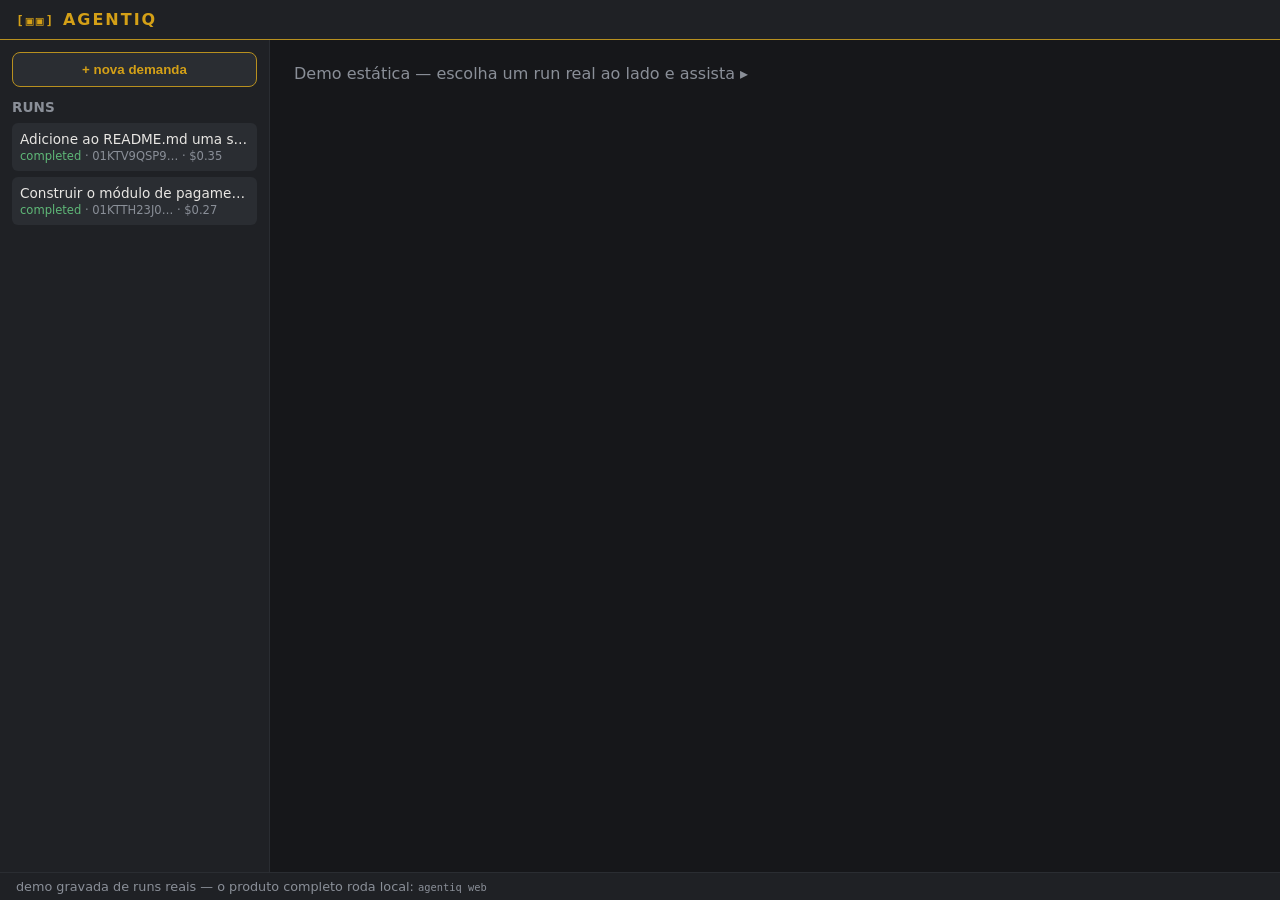
<file: docs/demo/index.html>
<!doctype html>
<html lang="en">
<head>
  <meta charset="utf-8" />
  <meta name="viewport" content="width=device-width, initial-scale=1" />
  <title>AGENTIQ — ferramenta de agentes</title>
  <link rel="stylesheet" href="./style.css" />
  <link rel="icon" href="data:," />
</head>
<body>
  <header id="topbar">
    <div id="brand"><span class="bot">[▣▣]</span> AGENTIQ</div>
    <div id="runmeta"></div>
  </header>

  <main>
    <aside id="runs-panel">
      <button id="btn-new-demand">+ nova demanda</button>
      <form id="demand-form" hidden>
        <textarea id="demand-goal" rows="3" placeholder="O que precisa ser feito?"></textarea>
        <input id="demand-project" type="text" placeholder="repositório alvo (ex: C:\projetos\meu-app)" />
        <label id="demand-live-label">
          <input type="checkbox" id="demand-live" /> agentes reais (Claude)
        </label>
        <button type="submit" id="demand-submit">▶ iniciar demanda</button>
        <div id="demand-error"></div>
      </form>
      <h2>Runs</h2>
      <ul id="runs-list"><li class="hint">loading…</li></ul>
    </aside>

    <section id="stage">
      <div class="hint" id="stage-hint">Demo estática — escolha um run real ao lado e assista ▸</div>
      <canvas id="factory" hidden></canvas>

      <div id="live-pill" hidden>● LIVE</div>

      <div id="decision-card" class="card" hidden>
        <h3>◆ DECISION</h3>
        <p id="decision-prompt"></p>
        <ul id="decision-options"></ul>
        <div id="decision-hint"></div>
      </div>

      <div id="summary-card" class="card" hidden>
        <h3>✓ RUN SUMMARY</h3>
        <div id="summary-body"></div>
      </div>

      <div id="hud-bottom" hidden>
        <div id="caption"></div>
        <div id="ticker"></div>
      </div>
    </section>
  </main>

  <footer id="keys">demo gravada de runs reais — o produto completo roda local: <code>agentiq web</code></footer>

  <script src="./demo-data.js"></script>
<script>
  // Static demo: serve the embedded run data instead of the API.
  const realFetch = window.fetch.bind(window);
  window.fetch = (url, opts) => {
    const path = String(url);
    const json = (body, status = 200) =>
      Promise.resolve(new Response(JSON.stringify(body), { status }));
    if (path.endsWith("/api/runs") && (!opts || !opts.method || opts.method === "GET"))
      return json(window.DEMO.runs);
    let m = path.match(/\/api\/runs\/([^/]+)\/events$/);
    if (m) {
      const run = window.DEMO.data[m[1]];
      return run ? json(run.events) : json({ detail: "no run" }, 404);
    }
    m = path.match(/\/api\/runs\/([^/]+)\/summary$/);
    if (m) {
      const run = window.DEMO.data[m[1]];
      return run && run.summary ? json(run.summary) : json({ detail: "none" }, 404);
    }
    if (path.includes("/api/")) return json({ detail: "demo" }, 404);
    return realFetch(url, opts);
  };
  // No live runs in a static demo: WebSocket connections just stay silent.
  window.WebSocket = class { close() {} };
</script>

  <script type="module" src="./app.js"></script>
</body>
</html>
</file>
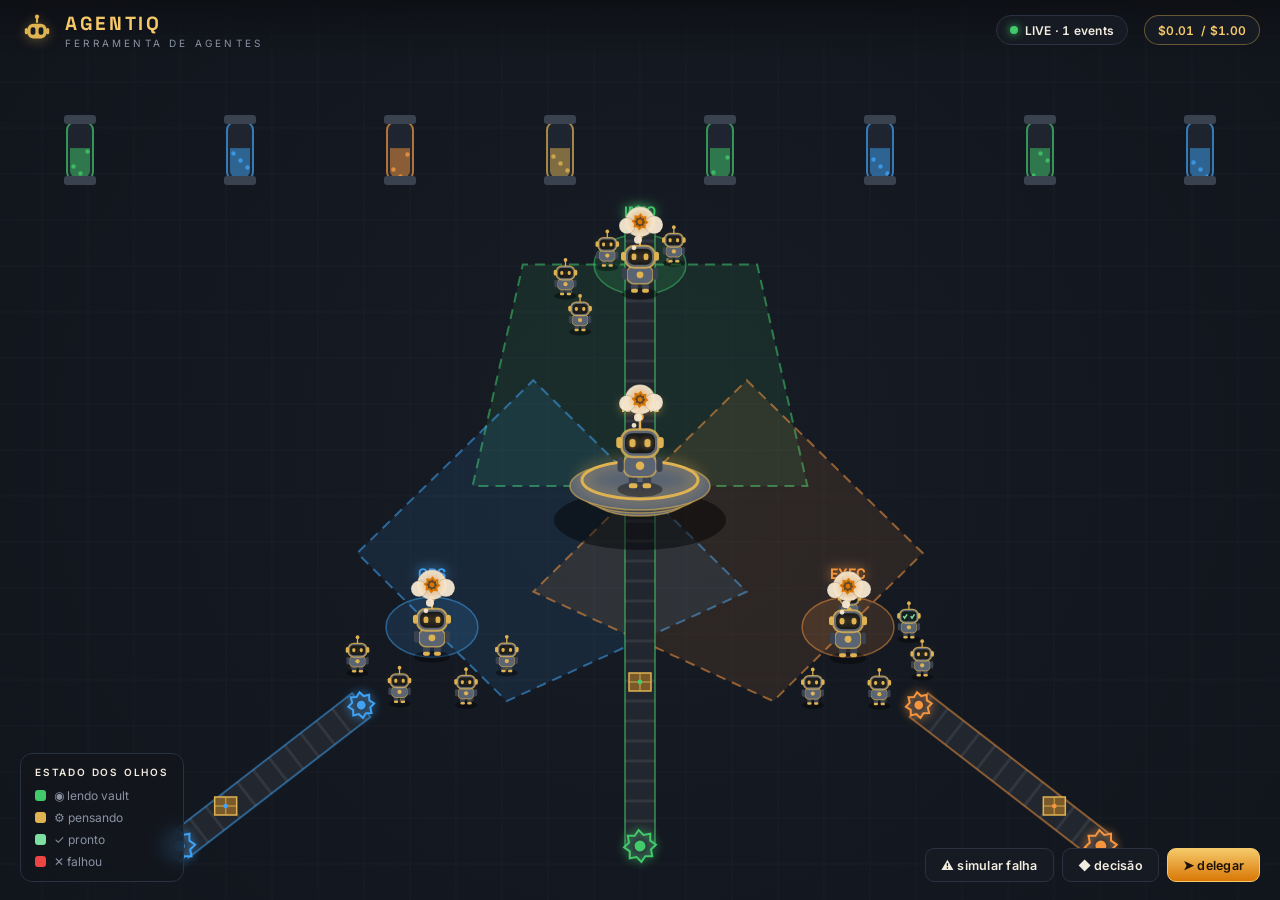
<file: prototypes/v4-factory.html>
<!doctype html>
<html lang="pt-BR">
<head>
<meta charset="utf-8" />
<meta name="viewport" content="width=device-width, initial-scale=1" />
<title>AGENTIQ · v4 factory prototype</title>
<link rel="preconnect" href="https://fonts.googleapis.com" />
<link rel="preconnect" href="https://fonts.gstatic.com" crossorigin />
<link href="https://fonts.googleapis.com/css2?family=Inter:wght@400;500;600;700&family=Space+Grotesk:wght@500;600;700&display=swap" rel="stylesheet" />
<style>
  :root{
    --bg:#0d0f14; --bg2:#12151c; --panel:#161a22; --panel2:#1d222c;
    --gold:#e0b352; --gold-deep:#d97706; --gold-soft:#f5c969;
    --ink:#f3ede0; --muted:#8a92a3; --line:#2a3140;
    --info:#41c96a; --ops:#3fa3f5; --exec:#f5963f; --danger:#ef4444;
  }
  *{box-sizing:border-box;margin:0;padding:0}
  html,body{height:100%}
  body{
    background:var(--bg); color:var(--ink);
    font-family:Inter,system-ui,sans-serif; overflow:hidden;
    -webkit-font-smoothing:antialiased;
  }
  #stage{position:fixed;inset:0;display:block}

  /* ---- HUD ---- */
  .hud{position:fixed;inset:0;pointer-events:none;z-index:10}
  .topbar{
    position:absolute;top:0;left:0;right:0;height:60px;
    display:flex;align-items:center;gap:16px;padding:0 20px;
    background:linear-gradient(180deg,rgba(13,15,20,.92),rgba(13,15,20,0));
  }
  .brand{display:flex;align-items:center;gap:11px}
  .brand svg{filter:drop-shadow(0 2px 6px rgba(224,179,82,.35))}
  .brand .wordmark{font-family:"Space Grotesk",sans-serif;font-weight:700;
    font-size:19px;letter-spacing:.14em;color:var(--gold-soft)}
  .brand .sub{font-size:10px;letter-spacing:.32em;color:var(--muted);
    text-transform:uppercase;margin-top:1px}
  .spacer{flex:1}
  .pill{
    display:flex;align-items:center;gap:7px;height:30px;padding:0 13px;
    border-radius:999px;font-size:12px;font-weight:600;letter-spacing:.02em;
    background:var(--panel);border:1px solid var(--line);
    font-variant-numeric:tabular-nums;
  }
  .pill .dot{width:8px;height:8px;border-radius:50%;background:var(--info);
    box-shadow:0 0 8px var(--info);animation:blip 1.4s ease-in-out infinite}
  .pill.cost{color:var(--gold-soft);border-color:rgba(224,179,82,.4)}
  @keyframes blip{0%,100%{opacity:1}50%{opacity:.35}}

  .legend{
    position:absolute;left:20px;bottom:18px;display:flex;flex-direction:column;gap:7px;
    background:rgba(18,21,28,.72);backdrop-filter:blur(8px);
    border:1px solid var(--line);border-radius:12px;padding:12px 14px;
    font-size:12px;color:var(--muted);
  }
  .legend b{color:var(--ink);font-weight:600;letter-spacing:.18em;font-size:10px;
    text-transform:uppercase;display:block;margin-bottom:3px}
  .legend .row{display:flex;align-items:center;gap:8px}
  .legend .sw{width:11px;height:11px;border-radius:3px}

  .toolbar{
    position:absolute;right:20px;bottom:18px;display:flex;gap:8px;pointer-events:auto;
  }
  .btn{
    height:34px;padding:0 15px;border-radius:9px;cursor:pointer;
    background:var(--panel);border:1px solid var(--line);color:var(--ink);
    font-family:Inter,sans-serif;font-size:12.5px;font-weight:600;letter-spacing:.02em;
    transition:background .18s ease,border-color .18s ease,transform .1s ease;
  }
  .btn:hover{background:var(--panel2);border-color:var(--gold)}
  .btn:active{transform:translateY(1px)}
  .btn.primary{background:linear-gradient(180deg,var(--gold-soft),var(--gold-deep));
    color:#1a1206;border-color:var(--gold-soft)}

  /* ---- decision card ---- */
  .decision{
    position:absolute;left:50%;top:50%;transform:translate(-50%,-50%) scale(.96);
    width:min(420px,90vw);pointer-events:auto;opacity:0;visibility:hidden;
    transition:opacity .22s ease,transform .22s ease,visibility .22s;
    background:linear-gradient(180deg,#221c0e,#171a22);
    border:1px solid var(--gold);border-radius:16px;padding:20px;
    box-shadow:0 24px 60px rgba(0,0,0,.6),0 0 0 1px rgba(224,179,82,.15),
      0 0 40px rgba(224,179,82,.18);
  }
  .decision.show{opacity:1;visibility:visible;transform:translate(-50%,-50%) scale(1)}
  .decision .tag{display:flex;align-items:center;gap:8px;color:var(--gold-soft);
    font-family:"Space Grotesk",sans-serif;font-weight:700;letter-spacing:.18em;
    font-size:12px;text-transform:uppercase}
  .decision h3{font-size:16px;margin:11px 0 15px;font-weight:600;line-height:1.4}
  .decision .opt{
    display:flex;align-items:center;gap:11px;width:100%;text-align:left;
    background:var(--panel);border:1px solid var(--line);border-radius:10px;
    padding:11px 13px;margin-bottom:8px;cursor:pointer;color:var(--ink);
    font-family:Inter,sans-serif;font-size:13.5px;transition:all .15s ease}
  .decision .opt:hover{border-color:var(--gold);background:var(--panel2);transform:translateX(2px)}
  .decision .opt kbd{
    width:22px;height:22px;display:grid;place-items:center;border-radius:6px;
    background:var(--bg2);border:1px solid var(--line);font-size:11px;
    font-family:"Space Grotesk",monospace;color:var(--muted)}
  .decision .opt.default kbd{border-color:var(--gold);color:var(--gold-soft)}

  @media (prefers-reduced-motion:reduce){*{animation-duration:.01ms!important}}
</style>
</head>
<body>
<canvas id="stage"></canvas>

<div class="hud">
  <div class="topbar">
    <div class="brand">
      <svg width="34" height="34" viewBox="0 0 64 64" fill="none">
        <rect x="14" y="20" width="36" height="28" rx="11" fill="#e0b352"/>
        <rect x="20" y="27" width="9" height="14" rx="4" fill="#161a22"/>
        <rect x="35" y="27" width="9" height="14" rx="4" fill="#161a22"/>
        <rect x="9" y="28" width="6" height="12" rx="3" fill="#e0b352"/>
        <rect x="49" y="28" width="6" height="12" rx="3" fill="#e0b352"/>
        <rect x="30" y="8" width="4" height="11" rx="2" fill="#e0b352"/>
        <circle cx="32" cy="7" r="4" fill="#e0b352"/>
      </svg>
      <div>
        <div class="wordmark">AGENTIQ</div>
        <div class="sub">ferramenta de agentes</div>
      </div>
    </div>
    <div class="spacer"></div>
    <div class="pill"><span class="dot"></span><span id="liveTxt">LIVE · 0 events</span></div>
    <div class="pill cost"><span id="costTxt">$0.00</span> / $1.00</div>
  </div>

  <div class="legend">
    <b>estado dos olhos</b>
    <div class="row"><span class="sw" style="background:var(--info)"></span> ◉ lendo vault</div>
    <div class="row"><span class="sw" style="background:var(--gold)"></span> ⚙ pensando</div>
    <div class="row"><span class="sw" style="background:#7ee0a0"></span> ✓ pronto</div>
    <div class="row"><span class="sw" style="background:var(--danger)"></span> ✕ falhou</div>
  </div>

  <div class="toolbar">
    <button class="btn" id="btnSiren">⚠ simular falha</button>
    <button class="btn" id="btnDecision">◆ decisão</button>
    <button class="btn primary" id="btnDelegate">➤ delegar</button>
  </div>

  <div class="decision" id="decision">
    <div class="tag">◆ decision · pausando o mundo</div>
    <h3>Qual gateway de pagamento o módulo deve integrar?</h3>
    <button class="opt default" data-k="1"><kbd>1</kbd> Stripe — melhor DX, default</button>
    <button class="opt" data-k="2"><kbd>2</kbd> Adyen — cobertura global</button>
    <button class="opt" data-k="3"><kbd>3</kbd> Mercado Pago — foco BR</button>
  </div>
</div>

<script>
(() => {
  "use strict";
  const cv = document.getElementById("stage");
  const ctx = cv.getContext("2d");
  const reduce = matchMedia("(prefers-reduced-motion:reduce)").matches;
  let W=0,H=0,DPR=1;

  function resize(){
    DPR = Math.min(devicePixelRatio||1, 2);
    W = innerWidth; H = innerHeight;
    cv.width = W*DPR; cv.height = H*DPR;
    cv.style.width=W+"px"; cv.style.height=H+"px";
    ctx.setTransform(DPR,0,0,DPR,0,0);
  }
  addEventListener("resize", resize); resize();

  // ---- palette ----
  const C = {
    info:"#41c96a", ops:"#3fa3f5", exec:"#f5963f",
    gold:"#e0b352", goldSoft:"#f5c969", goldDeep:"#d97706",
    danger:"#ef4444", ok:"#7ee0a0", steel:"#5a6473", steelD:"#3a4250",
    ink:"#f3ede0", floor:"#161b24", floor2:"#10141b"
  };

  // ---- world model (demo state, would be a reducer in product) ----
  const center = () => ({x:W/2, y:H*0.54});

  const zones = [
    {key:"INFO", color:C.info, ang:-Math.PI/2,      r:0.30, label:"INFO"},
    {key:"OPS",  color:C.ops,  ang:Math.PI*0.78,    r:0.30, label:"OPS"},
    {key:"EXEC", color:C.exec, ang:Math.PI*0.22,    r:0.30, label:"EXEC"},
  ];

  // robots: one leader per zone + workers; plus MAIN on podium
  const STATES = ["read","think","done","fail"];
  function mkRobot(zone, lead, idx){
    return { zone, lead, idx, state:"think",
      bob:Math.random()*6.28, blink:Math.random()*4, eye:1 };
  }
  let robots = [];
  function seed(){
    robots = [{zone:null, lead:true, main:true, state:"think", bob:0, blink:0, eye:1}];
    zones.forEach(z=>{
      robots.push(mkRobot(z.key, true, 0));
      const n = 3 + (z.key==="EXEC"?2:1);
      for(let i=0;i<n;i++) robots.push(mkRobot(z.key, false, i+1));
    });
  }
  seed();

  // belts (one per zone, feeding from bottom edges)
  const belts = zones.map((z,i)=>({zone:z.key,color:z.color,side:i}));

  // particles (dust)
  const dust = [];
  function puff(x,y,col){
    if(reduce) return;
    for(let i=0;i<5;i++) dust.push({x,y,vx:(Math.random()-.5)*.5,
      vy:-Math.random()*.6-.2,life:1,col});
  }

  // demand arrows (transient)
  const arrows = [];
  function delegate(){
    const c=center();
    const z = zones[Math.floor(Math.random()*zones.length)];
    const p = zonePos(z, 0.62);
    arrows.push({x0:c.x,y0:c.y-20,x1:p.x,y1:p.y,col:z.color,t:0});
    bumpLive(3);
  }

  // siren state per zone
  let siren = null; // {zone, t}
  function fireSiren(){
    const z = zones[Math.floor(Math.random()*zones.length)];
    siren = {zone:z.key, t:0};
    // mark one worker failed
    const w = robots.find(r=>r.zone===z.key && !r.lead);
    if(w){ w.state="fail"; puff(0,0,C.danger); }
    bumpLive(1);
  }

  // live counters
  let events=0, cost=0;
  function bumpLive(n){ events+=n; cost=Math.min(1, cost + n*0.013);
    document.getElementById("liveTxt").textContent = `LIVE · ${events} events`;
    document.getElementById("costTxt").textContent = "$"+cost.toFixed(2);
  }

  // ---- geometry helpers ----
  function zonePos(z, frac){
    const c=center(); const R=Math.min(W,H)*z.r*(frac??1);
    return {x:c.x+Math.cos(z.ang)*R, y:c.y+Math.sin(z.ang)*R*0.82};
  }
  function zoneByKey(k){ return zones.find(z=>z.key===k); }

  // ---- drawing ----
  function drawFloor(){
    // base
    const g=ctx.createRadialGradient(W/2,H*0.5,80, W/2,H*0.5, Math.max(W,H)*0.75);
    g.addColorStop(0,C.floor); g.addColorStop(1,C.floor2);
    ctx.fillStyle=g; ctx.fillRect(0,0,W,H);
    // grid
    ctx.strokeStyle="rgba(120,140,170,.05)"; ctx.lineWidth=1;
    const s=46;
    for(let x=(W/2)%s;x<W;x+=s){ctx.beginPath();ctx.moveTo(x,0);ctx.lineTo(x,H);ctx.stroke();}
    for(let y=(H/2)%s;y<H;y+=s){ctx.beginPath();ctx.moveTo(0,y);ctx.lineTo(W,y);ctx.stroke();}
  }

  function fillZone(z){
    const c=center(); const R=Math.min(W,H)*z.r;
    const p=zonePos(z,1);
    // translucent wedge polygon between center and zone hub
    const perp=z.ang+Math.PI/2; const wd=R*0.62;
    const ax=c.x+Math.cos(perp)*wd, ay=c.y+Math.sin(perp)*wd*0.82;
    const bx=c.x-Math.cos(perp)*wd, by=c.y-Math.sin(perp)*wd*0.82;
    const ex=p.x+Math.cos(perp)*wd*0.7, ey=p.y+Math.sin(perp)*wd*0.82*0.7;
    const fx=p.x-Math.cos(perp)*wd*0.7, fy=p.y-Math.sin(perp)*wd*0.82*0.7;
    ctx.beginPath();
    ctx.moveTo(ax,ay);ctx.lineTo(ex,ey);ctx.lineTo(fx,fy);ctx.lineTo(bx,by);ctx.closePath();
    ctx.fillStyle=hexA(z.color,.10); ctx.fill();
    ctx.strokeStyle=hexA(z.color,.55); ctx.lineWidth=2;
    ctx.setLineDash([10,7]); ctx.lineDashOffset=-T*22; ctx.stroke(); ctx.setLineDash([]);
    // hub glow
    ctx.beginPath(); ctx.ellipse(p.x,p.y,46,30,0,0,7);
    ctx.fillStyle=hexA(z.color,.14); ctx.fill();
    ctx.strokeStyle=hexA(z.color,.5); ctx.lineWidth=1.5; ctx.stroke();
    // label
    ctx.font='700 15px "Space Grotesk",sans-serif';
    ctx.textAlign="center"; ctx.textBaseline="middle";
    ctx.fillStyle=z.color; ctx.shadowColor=z.color; ctx.shadowBlur=12;
    ctx.fillText(z.label, p.x, p.y-52); ctx.shadowBlur=0;
  }

  function drawPodium(){
    const c=center();
    // shadow
    ctx.beginPath(); ctx.ellipse(c.x,c.y+34,86,30,0,0,7);
    ctx.fillStyle="rgba(0,0,0,.45)"; ctx.fill();
    // tiers
    for(let i=2;i>=0;i--){
      const rx=70-i*12, ry=24-i*4, yy=c.y+i*7;
      ctx.beginPath(); ctx.ellipse(c.x,yy,rx,ry,0,0,7);
      ctx.fillStyle=i%2?C.steelD:C.steel; ctx.fill();
      ctx.strokeStyle=hexA(C.gold,.6); ctx.lineWidth=1.5; ctx.stroke();
    }
    // gold ring
    ctx.beginPath(); ctx.ellipse(c.x,c.y-6,58,19,0,0,7);
    ctx.strokeStyle=C.gold; ctx.lineWidth=3; ctx.shadowColor=C.gold;
    ctx.shadowBlur=14; ctx.stroke(); ctx.shadowBlur=0;
    // MAIN label
    ctx.font='700 16px "Space Grotesk",sans-serif'; ctx.textAlign="center";
    ctx.fillStyle=C.goldSoft; ctx.shadowColor=C.gold; ctx.shadowBlur=10;
    ctx.fillText("MAIN", c.x, c.y-78); ctx.shadowBlur=0;
  }

  function drawBelt(b){
    const z=zoneByKey(b.zone);
    // belt runs along bottom toward zone hub from screen edge
    const p=zonePos(z,1.34);
    const ex = b.side===0 ? W*0.5 : (b.side===1? W*0.14 : W*0.86);
    const ey = H*0.94;
    const sx=p.x, sy=p.y+30;
    const dx=ex-sx, dy=ey-sy, len=Math.hypot(dx,dy), ux=dx/len, uy=dy/len;
    const nx=-uy, ny=ux, hw=15;
    // belt body
    ctx.beginPath();
    ctx.moveTo(sx+nx*hw,sy+ny*hw); ctx.lineTo(ex+nx*hw,ey+ny*hw);
    ctx.lineTo(ex-nx*hw,ey-ny*hw); ctx.lineTo(sx-nx*hw,sy-ny*hw); ctx.closePath();
    ctx.fillStyle="#22272f"; ctx.fill();
    ctx.strokeStyle=hexA(z.color,.5); ctx.lineWidth=2; ctx.stroke();
    // tread marks (moving)
    ctx.save(); ctx.beginPath();
    ctx.moveTo(sx+nx*hw,sy+ny*hw); ctx.lineTo(ex+nx*hw,ey+ny*hw);
    ctx.lineTo(ex-nx*hw,ey-ny*hw); ctx.lineTo(sx-nx*hw,sy-ny*hw); ctx.closePath(); ctx.clip();
    ctx.strokeStyle="rgba(255,255,255,.07)"; ctx.lineWidth=3;
    const step=20, off=(T*60)%step;
    for(let d=-step;d<len+step;d+=step){
      const px=ex-ux*(d+off), py=ey-uy*(d+off);
      ctx.beginPath(); ctx.moveTo(px+nx*hw,py+ny*hw); ctx.lineTo(px-nx*hw,py-ny*hw); ctx.stroke();
    }
    ctx.restore();
    // gears at both ends
    drawGear(sx,sy,13,z.color,T*2.4);
    drawGear(ex,ey,16,z.color,-T*2.0);
    // crate riding the belt
    const cf=(T*0.18)%1, cx=ex-ux*(len*cf), cyy=ey-uy*(len*cf);
    drawCrate(cx,cyy,z.color);
  }

  function drawGear(x,y,r,col,rot){
    ctx.save(); ctx.translate(x,y); ctx.rotate(rot);
    ctx.beginPath();
    const teeth=8;
    for(let i=0;i<teeth*2;i++){
      const a=i/(teeth*2)*Math.PI*2, rr=i%2?r:r*0.72;
      ctx[i?"lineTo":"moveTo"](Math.cos(a)*rr, Math.sin(a)*rr);
    }
    ctx.closePath();
    ctx.fillStyle="#2b313b"; ctx.fill();
    ctx.strokeStyle=col; ctx.lineWidth=2; ctx.shadowColor=col; ctx.shadowBlur=8; ctx.stroke();
    ctx.shadowBlur=0;
    ctx.beginPath(); ctx.arc(0,0,r*0.34,0,7); ctx.fillStyle=col; ctx.fill();
    ctx.restore();
  }

  function drawCrate(x,y,col){
    ctx.save(); ctx.translate(x,y);
    ctx.fillStyle="#7a5a2a"; ctx.strokeStyle=C.gold; ctx.lineWidth=1.5;
    ctx.beginPath(); ctx.rect(-11,-13,22,18); ctx.fill(); ctx.stroke();
    ctx.beginPath(); ctx.moveTo(-11,-4);ctx.lineTo(11,-4);
    ctx.moveTo(0,-13);ctx.lineTo(0,5); ctx.strokeStyle=hexA(C.gold,.6); ctx.stroke();
    ctx.fillStyle=col; ctx.beginPath(); ctx.arc(0,-4,2.4,0,7); ctx.fill();
    ctx.restore();
  }

  function drawTank(x,y,col,phase){
    const w=26,h=58;
    ctx.save(); ctx.translate(x,y);
    // glass
    ctx.fillStyle="rgba(40,48,60,.55)";
    rr(-w/2,-h,w,h,8); ctx.fill();
    // liquid
    ctx.save(); rr(-w/2+3,-h+3,w-6,h-6,6); ctx.clip();
    ctx.fillStyle=hexA(col,.5); ctx.fillRect(-w/2,-h*0.55,w,h);
    // bubbles
    for(let i=0;i<3;i++){
      const by=((T*30+i*22+phase)% (h*0.5));
      ctx.beginPath(); ctx.arc(-w/4+i*7, -by, 2.2,0,7);
      ctx.fillStyle=hexA(col,.8); ctx.fill();
    }
    ctx.restore();
    ctx.strokeStyle=hexA(col,.7); ctx.lineWidth=2; rr(-w/2,-h,w,h,8); ctx.stroke();
    // caps
    ctx.fillStyle=C.steelD; rr(-w/2-3,-h-7,w+6,9,3); ctx.fill();
    rr(-w/2-3,-4,w+6,9,3); ctx.fill();
    ctx.restore();
  }

  function drawRobot(r){
    const p = r.main ? {x:center().x, y:center().y-30} : robotSlot(r);
    const bob = reduce?0:Math.sin(T*2 + r.bob)*3;
    const x=p.x, y=p.y+bob;
    const scale = r.main?1.25 : (r.lead?1.0:0.62);
    const col = stateColor(r.state);
    ctx.save(); ctx.translate(x,y); ctx.scale(scale,scale);
    // ground shadow
    ctx.beginPath(); ctx.ellipse(0,26,18,6,0,0,7);
    ctx.fillStyle="rgba(0,0,0,.4)"; ctx.fill();
    // legs
    ctx.fillStyle=C.steelD; rr(-9,12,7,12,3); ctx.fill(); rr(2,12,7,12,3); ctx.fill();
    ctx.fillStyle=C.gold; rr(-9,21,7,4,2); ctx.fill(); rr(2,21,7,4,2); ctx.fill();
    // body
    ctx.fillStyle=C.steel; rr(-13,-2,26,18,7); ctx.fill();
    ctx.strokeStyle=hexA(C.gold,.7); ctx.lineWidth=1.5; rr(-13,-2,26,18,7); ctx.stroke();
    ctx.fillStyle=C.gold; ctx.beginPath(); ctx.arc(0,7,3.4,0,7); ctx.fill();
    // arms
    ctx.fillStyle=C.steelD; rr(-18,0,5,12,2.5); ctx.fill(); rr(13,0,5,12,2.5); ctx.fill();
    // head
    ctx.fillStyle=C.steel; rr(-15,-22,30,22,9); ctx.fill();
    ctx.strokeStyle=hexA(C.gold,.8); ctx.lineWidth=2; rr(-15,-22,30,22,9); ctx.stroke();
    // ears
    ctx.fillStyle=C.gold; rr(-19,-16,5,9,2.5); ctx.fill(); rr(14,-16,5,9,2.5); ctx.fill();
    // antenna
    ctx.strokeStyle=C.gold; ctx.lineWidth=2; ctx.beginPath();
    ctx.moveTo(0,-22); ctx.lineTo(0,-30); ctx.stroke();
    ctx.beginPath(); ctx.arc(0,-32,3,0,7); ctx.fillStyle=C.gold; ctx.fill();
    // face screen
    ctx.fillStyle="#0c0f15"; rr(-12,-19,24,16,6); ctx.fill();
    // eyes (state-colored)
    const eo = r.eye; // 0..1 blink
    ctx.fillStyle=col; ctx.shadowColor=col; ctx.shadowBlur=9;
    drawEye(-6,-11,col,r.state,eo); drawEye(6,-11,col,r.state,eo);
    ctx.shadowBlur=0;
    ctx.restore();

    // thought bubble for thinking leaders / main
    if((r.state==="think") && (r.lead||r.main)) drawThought(x, y-46*scale, scale);
    if(!reduce && Math.random()<0.02) puff(x-6+Math.random()*12, y+24*scale, hexA(col,.5));
  }

  function drawEye(dx,dy,col,state,open){
    ctx.save(); ctx.translate(dx,dy);
    if(state==="fail"){ // ✕
      ctx.strokeStyle=col; ctx.lineWidth=2.4;
      ctx.beginPath();ctx.moveTo(-3,-3);ctx.lineTo(3,3);ctx.moveTo(3,-3);ctx.lineTo(-3,3);ctx.stroke();
    } else if(state==="done"){ // ✓
      ctx.strokeStyle=col; ctx.lineWidth=2.4;
      ctx.beginPath();ctx.moveTo(-3,0);ctx.lineTo(-1,3);ctx.lineTo(3,-3);ctx.stroke();
    } else { // bar eyes (read/think)
      const h=6*open+0.5;
      ctx.fillStyle=col; rr(-2.4,-h/2,4.8,h,2.2); ctx.fill();
    }
    ctx.restore();
  }

  function drawThought(x,y,scale){
    ctx.save(); ctx.translate(x,y);
    ctx.fillStyle="rgba(245,232,210,.95)";
    ctx.strokeStyle="rgba(0,0,0,.15)"; ctx.lineWidth=1;
    [[0,0,15],[-13,4,8],[14,3,9]].forEach(([cx,cy,r])=>{
      ctx.beginPath();ctx.arc(cx,cy,r,0,7);ctx.fill();ctx.stroke();
    });
    ctx.beginPath();ctx.arc(-2,18,4,0,7);ctx.fill();
    ctx.beginPath();ctx.arc(-6,26,2.4,0,7);ctx.fill();
    // gear glyph
    drawGear(0,0,7,C.goldDeep,T*2);
    ctx.restore();
  }

  function drawSiren(){
    if(!siren) return;
    const z=zoneByKey(siren.zone); const p=zonePos(z,1);
    const pulse=(Math.sin(T*8)+1)/2;
    ctx.save();
    // beacon glow sweeping
    ctx.beginPath(); ctx.ellipse(p.x,p.y,80,52,0,0,7);
    ctx.fillStyle=hexA(C.danger,.10+pulse*0.16); ctx.fill();
    // warning triangle floating above hub
    const ty=p.y-86;
    ctx.translate(p.x,ty);
    ctx.shadowColor=C.danger; ctx.shadowBlur=14+pulse*14;
    ctx.fillStyle=C.danger; ctx.beginPath();
    ctx.moveTo(0,-13);ctx.lineTo(13,10);ctx.lineTo(-13,10);ctx.closePath(); ctx.fill();
    ctx.shadowBlur=0; ctx.fillStyle="#1a1206"; ctx.font="700 16px Inter";
    ctx.textAlign="center";ctx.textBaseline="middle";ctx.fillText("!",0,1);
    ctx.restore();
  }

  function drawArrows(){
    for(const a of arrows){
      const t=ease(a.t);
      const cx=a.x0+(a.x1-a.x0)*t, cy=a.y0+(a.y1-a.y0)*t;
      const ang=Math.atan2(a.y1-a.y0,a.x1-a.x0);
      // trail
      ctx.strokeStyle=hexA(a.col,.5*(1-a.t)); ctx.lineWidth=3;
      ctx.beginPath();ctx.moveTo(a.x0,a.y0);ctx.lineTo(cx,cy);ctx.stroke();
      // head
      ctx.save(); ctx.translate(cx,cy); ctx.rotate(ang);
      ctx.fillStyle=a.col; ctx.shadowColor=a.col; ctx.shadowBlur=10;
      ctx.beginPath();ctx.moveTo(10,0);ctx.lineTo(-6,-6);ctx.lineTo(-6,6);ctx.closePath();ctx.fill();
      ctx.restore(); ctx.shadowBlur=0;
    }
  }

  // worker placement around its zone hub
  function robotSlot(r){
    const z=zoneByKey(r.zone); const hub=zonePos(z,1);
    if(r.lead) return {x:hub.x, y:hub.y+6};
    const ring = Math.min(W,H)*0.085;
    const a = z.ang + Math.PI + (r.idx)*0.9;
    return {x:hub.x+Math.cos(a)*ring, y:hub.y+ring*0.55*Math.sin(a)+22};
  }

  // ---- utils ----
  function rr(x,y,w,h,r){ctx.beginPath();ctx.roundRect(x,y,w,h,r);}
  function hexA(hex,a){const n=parseInt(hex.slice(1),16);
    return `rgba(${n>>16&255},${n>>8&255},${n&255},${a})`;}
  function ease(t){return t<.5?2*t*t:1-Math.pow(-2*t+2,2)/2;}
  function stateColor(s){return s==="fail"?C.danger:s==="done"?C.ok:
    s==="read"?C.info:C.gold;}

  // ---- main loop ----
  let T=0, last=performance.now();
  function frame(now){
    const dt=Math.min(0.05,(now-last)/1000); last=now; T+=dt;

    // update robots blink/eye + occasional state drift
    for(const r of robots){
      r.blink-=dt;
      if(r.blink<=0){ r.eye=0.15; r.blink=2+Math.random()*4; }
      else r.eye+=(1-r.eye)*Math.min(1,dt*8);
      if(r.state!=="fail" && Math.random()<0.003){
        r.state = Math.random()<0.5?"read":(Math.random()<0.6?"think":"done");
      }
    }
    // arrows
    for(let i=arrows.length-1;i>=0;i--){
      arrows[i].t+=dt*1.3; if(arrows[i].t>=1){ puff(arrows[i].x1,arrows[i].y1,arrows[i].col); arrows.splice(i,1);}
    }
    // siren timeout
    if(siren){ siren.t+=dt; if(siren.t>6){
      const w=robots.find(r=>r.zone===siren.zone&&r.state==="fail"); if(w)w.state="done";
      siren=null; } }
    // dust
    for(let i=dust.length-1;i>=0;i--){const d=dust[i];d.x+=d.vx;d.y+=d.vy;d.life-=dt*1.4;
      if(d.life<=0)dust.splice(i,1);}

    // ---- render ----
    drawFloor();
    // tanks across the top
    const tcols=[C.info,C.ops,C.exec,C.gold,C.info,C.ops];
    const tn=Math.max(4,Math.floor(W/150));
    for(let i=0;i<tn;i++) drawTank((i+0.5)*(W/tn), H*0.20, tcols[i%tcols.length], i*13);

    zones.forEach(fillZone);
    belts.forEach(drawBelt);
    drawPodium();

    // dust under
    for(const d of dust){ctx.globalAlpha=d.life*.6;ctx.fillStyle=d.col;
      ctx.beginPath();ctx.arc(d.x,d.y,2.2,0,7);ctx.fill();ctx.globalAlpha=1;}

    // robots sorted by y for depth
    robots.slice().sort((a,b)=>{
      const pa=a.main?center().y:(a.zone?robotSlot(a).y:0);
      const pb=b.main?center().y:(b.zone?robotSlot(b).y:0);
      return pa-pb;
    }).forEach(drawRobot);

    drawArrows();
    drawSiren();

    requestAnimationFrame(frame);
  }
  requestAnimationFrame(frame);

  // ---- interactions ----
  document.getElementById("btnDelegate").onclick = delegate;
  document.getElementById("btnSiren").onclick = fireSiren;

  const dEl=document.getElementById("decision");
  function openDecision(){ dEl.classList.add("show"); }
  function closeDecision(){ dEl.classList.remove("show"); }
  document.getElementById("btnDecision").onclick=openDecision;
  dEl.querySelectorAll(".opt").forEach(o=>o.onclick=()=>{ bumpLive(2); closeDecision(); });
  addEventListener("keydown",e=>{
    if(!dEl.classList.contains("show")) return;
    if(e.key==="Enter"){ dEl.querySelector(".opt.default").click(); }
    else if(/^[1-9]$/.test(e.key)){ const o=dEl.querySelector(`.opt[data-k="${e.key}"]`); if(o)o.click(); }
    else if(e.key==="Escape"){ closeDecision(); }
  });

  // auto-demo trickle
  if(!reduce){
    setInterval(()=>{ if(Math.random()<0.6) delegate(); }, 3200);
    setInterval(()=>bumpLive(1), 1500);
  }
})();
</script>
</body>
</html>
</file>
<file: docs/demo/style.css>
/* AGENTIQ brand: charcoal + gold (art bible: AGENTIQ/ reference images). */
:root {
  --bg: #16171a;
  --surface: #1f2125;
  --surface-2: #2a2d32;
  --text: #e8e6e3;
  --text-dim: #8a8f98;
  --gold: #d4a017;
  --gold-soft: #b8901f;
  --error: #e05252;
  --success: #5fb878;
}

* { box-sizing: border-box; }
html, body { height: 100%; }
body {
  margin: 0;
  background: var(--bg);
  color: var(--text);
  font-family: "Segoe UI", system-ui, sans-serif;
  display: flex;
  flex-direction: column;
  overflow: hidden;
}

#topbar {
  display: flex;
  justify-content: space-between;
  align-items: center;
  padding: 10px 16px;
  background: var(--surface);
  border-bottom: 1px solid var(--gold-soft);
  z-index: 5;
}
#brand { font-weight: 700; letter-spacing: 2px; color: var(--gold); }
#brand .bot { font-family: monospace; }
#runmeta { color: var(--text-dim); font-size: 0.9em; font-family: monospace; }

main { flex: 1; display: flex; min-height: 0; }

#runs-panel {
  width: 270px;
  background: var(--surface);
  padding: 12px;
  overflow-y: auto;
  border-right: 1px solid var(--surface-2);
  z-index: 5;
}
#runs-panel h2 { margin: 12px 0 8px; font-size: 0.85em; color: var(--text-dim); text-transform: uppercase; }

#btn-new-demand {
  width: 100%;
  padding: 9px;
  background: var(--surface-2);
  color: var(--gold);
  border: 1px solid var(--gold-soft);
  border-radius: 8px;
  font-weight: 600;
  cursor: pointer;
}
#btn-new-demand:hover { background: #33363c; }

#demand-form { display: flex; flex-direction: column; gap: 8px; margin-top: 10px; }
#demand-form[hidden] { display: none; }
#demand-form textarea, #demand-form input[type="text"] {
  width: 100%;
  background: var(--bg);
  color: var(--text);
  border: 1px solid var(--surface-2);
  border-radius: 6px;
  padding: 8px;
  font-family: inherit;
  font-size: 0.9em;
  resize: vertical;
}
#demand-form textarea:focus, #demand-form input[type="text"]:focus {
  outline: 1px solid var(--gold-soft);
}
#demand-live-label { font-size: 0.8em; color: var(--text-dim); display: flex; gap: 6px; align-items: center; }
#demand-live-label input { accent-color: var(--gold); }
#demand-submit {
  padding: 8px;
  background: var(--gold);
  color: #1d1f21;
  border: none;
  border-radius: 6px;
  font-weight: 700;
  cursor: pointer;
}
#demand-submit:disabled { opacity: 0.5; cursor: wait; }
#demand-error { color: var(--error); font-size: 0.8em; min-height: 1em; }
#runs-list { list-style: none; margin: 0; padding: 0; }
#runs-list li {
  padding: 8px;
  margin-bottom: 6px;
  background: var(--surface-2);
  border-radius: 6px;
  cursor: pointer;
  font-size: 0.85em;
}
#runs-list li:hover { outline: 1px solid var(--gold-soft); }
#runs-list li.active { outline: 1px solid var(--gold); }
#runs-list .goal { display: block; white-space: nowrap; overflow: hidden; text-overflow: ellipsis; }
#runs-list .sub { color: var(--text-dim); font-size: 0.85em; }
.status-completed { color: var(--success); }
.status-failed, .status-aborted { color: var(--error); }
.live-badge { color: var(--success); animation: pulse 1.4s ease-in-out infinite; }

@keyframes pulse { 50% { opacity: 0.45; } }

#stage { flex: 1; position: relative; min-width: 0; }
#factory { position: absolute; inset: 0; width: 100%; height: 100%; }
.hint { color: var(--text-dim); padding: 24px; }

#live-pill {
  position: absolute;
  top: 12px;
  right: 14px;
  padding: 5px 12px;
  border-radius: 999px;
  background: rgba(20, 21, 24, 0.85);
  border: 1px solid var(--success);
  color: var(--success);
  font-size: 0.8em;
  font-family: monospace;
  animation: pulse 1.4s ease-in-out infinite;
}
#live-pill.ended { animation: none; border-color: var(--text-dim); color: var(--text-dim); }

.card {
  position: absolute;
  top: 16px;
  left: 50%;
  transform: translateX(-50%);
  min-width: 320px;
  max-width: 60%;
  background: rgba(22, 23, 26, 0.95);
  border: 1px solid var(--gold);
  border-radius: 10px;
  padding: 14px 18px;
  box-shadow: 0 0 26px rgba(212, 160, 23, 0.25);
  z-index: 6;
}
.card h3 { margin: 0 0 8px; color: var(--gold); font-size: 0.85em; letter-spacing: 1px; }
.card p { margin: 0 0 8px; }
.card ul { list-style: none; margin: 0; padding: 0; font-family: monospace; font-size: 0.9em; }
.card li { padding: 2px 0; color: var(--text-dim); }
.card li.default { color: var(--gold); }
.card li.pick { cursor: pointer; padding: 4px 6px; border-radius: 5px; }
.card li.pick:hover { background: var(--surface-2); color: var(--text); outline: 1px solid var(--gold-soft); }
#decision-hint { margin-top: 8px; font-size: 0.78em; color: var(--text-dim); }
#summary-card { border-color: var(--success); box-shadow: 0 0 26px rgba(95, 184, 120, 0.25); }
#summary-card h3 { color: var(--success); }
#summary-body div { padding: 1px 0; font-family: monospace; font-size: 0.9em; }

#hud-bottom {
  position: absolute;
  left: 0;
  right: 0;
  bottom: 0;
  padding: 10px 16px;
  background: linear-gradient(transparent, rgba(15, 16, 18, 0.92) 38%);
  z-index: 5;
}
#caption { font-family: monospace; color: var(--gold); min-height: 1.3em; margin-bottom: 4px; }

#ticker {
  display: flex;
  gap: 12px;
  overflow: hidden;
  white-space: nowrap;
  font-family: monospace;
  font-size: 0.75em;
  color: var(--text-dim);
  margin-bottom: 6px;
  min-height: 1.2em;
}
#ticker .tick.gold { color: var(--gold); }
#ticker .tick.bad { color: var(--error); }

#keys {
  padding: 6px 16px;
  background: var(--surface);
  color: var(--text-dim);
  font-size: 0.8em;
  border-top: 1px solid var(--surface-2);
  z-index: 5;
}
</file>
